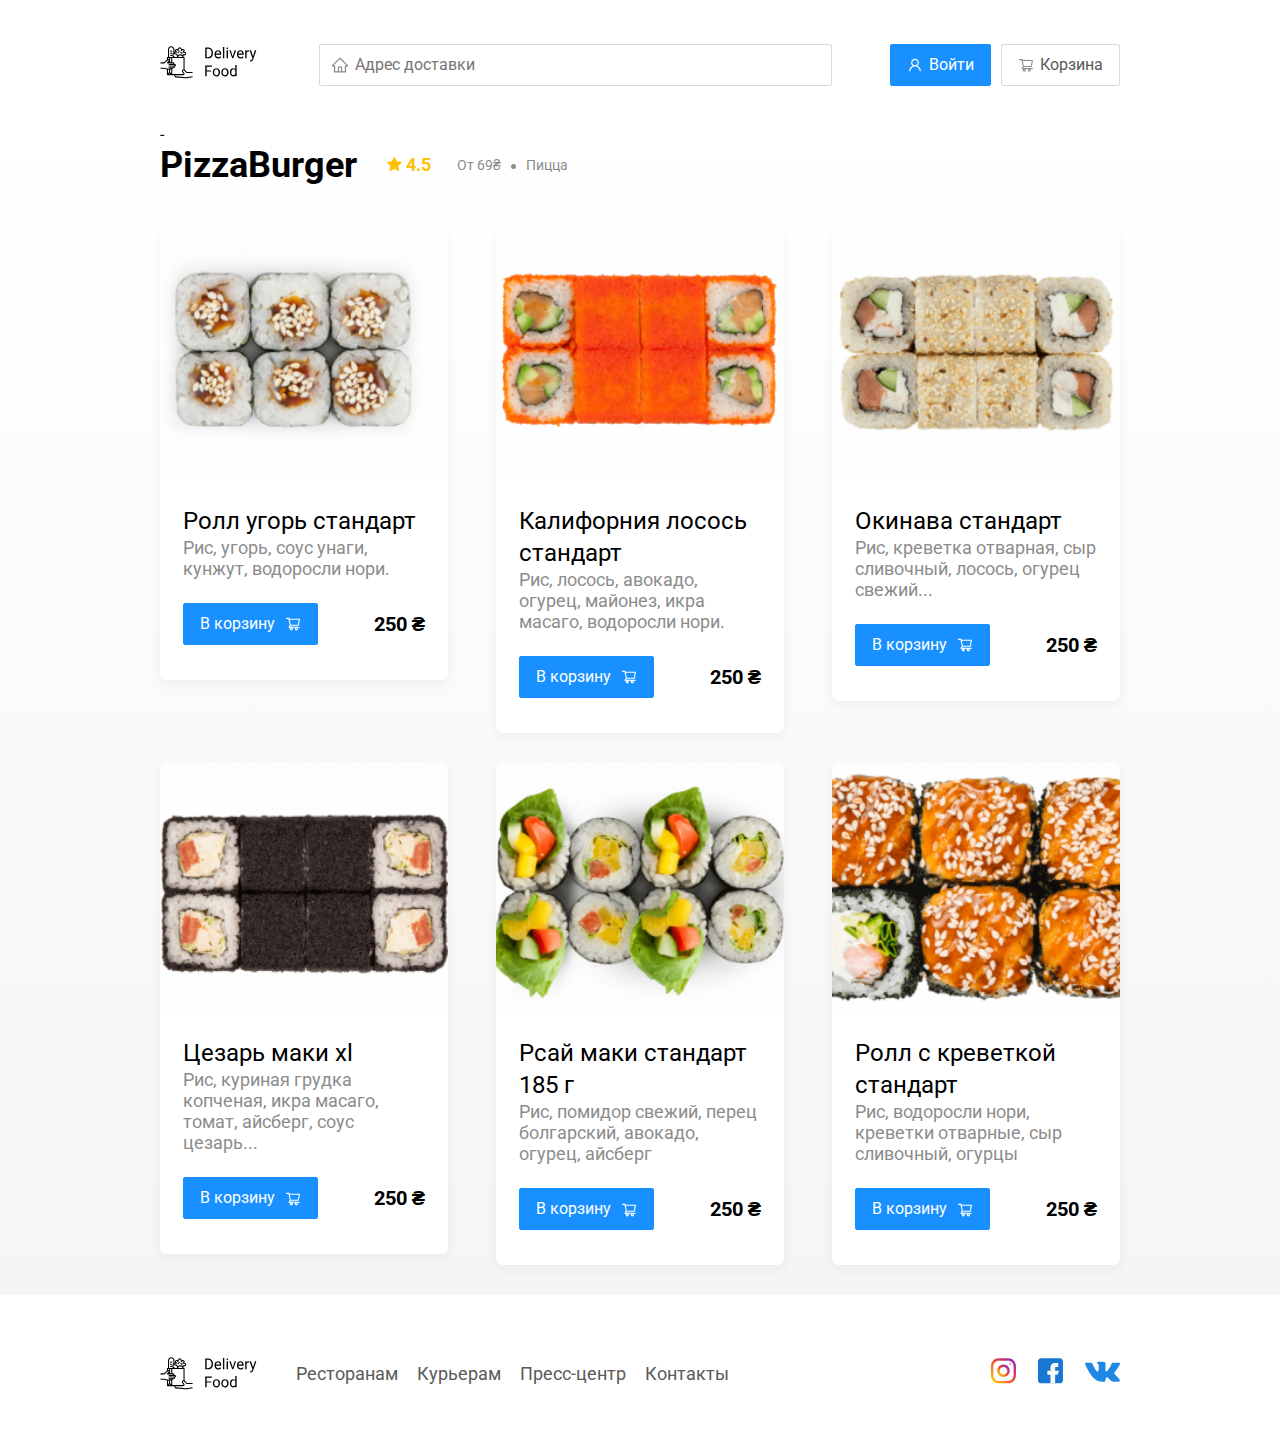
<file: restauran.html>
<!DOCTYPE html>
<html lang="ru">
<head>
    <meta charset="UTF-8">
    <meta name="viewport" content="width=device-width, initial-scale=1.0">
    <title>Delivery Food - доставка еды на дом</title>
    <link href="https://fonts.googleapis.com/css?family=Roboto:400,700&display=swap&subset=cyrillic" rel="stylesheet" />
    <link rel="stylesheet" href="css/normalize.css" />
    <link rel="stylesheet" href="css/animate.min.css" />
    <link rel="stylesheet" href="css/style.css" />
</head> 
<body> 
    <div class="container"> 
        <header class="header"> 
            <a href="index.html" class="logo">   
                <img src="img/logo.svg" alt="Logo"  /> 
            </a>
            <input type="text" class="input input-address" placeholder="Адрес доставки"/> 
            <div class="buttons"> 
                <button class="button button-primary"> 
                    <img src="img/user.svg" alt="user" class="button-icon"/> 
                    <span class="button-text">Войти</span> 
                </button> 
                <button class="button" id="cart-button"> 
                    <img src="img/shopping-cart.svg" alt="shopping cart" class="button-icon" /> 
                        <span class="button-text">Корзина</span> 
                </button> 
            </div> 
        </header>
    </div> 
    <main class="main">
        <div class="container">-
            <section class="restaurants">
                <div class="section-heading">
                    <h2 class="section-title">PizzaBurger</h2>
                    <div class="card-info">
                        <div class="raiting">
                            <img src="img/rating.svg" alt="raiting" class="raiting-star">
                            4.5</div>
                        <div class="price">От 69₴</div>
                        <div class="category">Пицца</div>
                    </div>
                    <!-- /.card-info -->
                </div>
                <div class="cards">
                    <div class="card wow animate__animated animate__fadeInUp" data-wow-delay="0.2s">
                        <img src="img/image1.jpg" alt="image1" class="card-image">
                        <div class="card-text">
                            <div class="card-heading">
                                <h3 class="card-title card-title-reg">Ролл угорь стандарт</h3>
                            </div>
                            <!-- /.card-heading -->
                            <div class="card-info">
                                <div class="ingredients">Рис, угорь, соус унаги, кунжут, водоросли нори.</div>
                            </div>
                            <!-- /.card-info -->
                            <div class="card-buttons">
                                <button class="button button-primary">
                                    <span class="button-card-text">В корзину</span>
                                    <img src="img/shopping-cart2.svg" alt="shopping-card" class="button-card-image">
                                </button>
                                <strong class="card-price-bold">250 ₴</strong>
                            </div>
                            <!-- /.card-buttons -->
                        </div>
                        <!-- /.card-text -->
                    </div>
                    <!-- /.card -->
                
                    <div class="card wow animate__animated animate__fadeInUp" data-wow-delay="0.4s">
                        <img src="img/image2.jpg" alt="image1" class="card-image">
                        <div class="card-text">
                            <div class="card-heading">
                                <h3 class="card-title card-title-reg">Калифорния лосось стандарт</h3>
                            </div>
                            <!-- /.card-heading -->
                            <div class="card-info">
                                <div class="ingredients"> Рис, лосось, авокадо, огурец, майонез, икра масаго, водоросли нори.</div>
                            </div>
                            <!-- /.card-info -->
                            <div class="card-buttons">
                                <button class="button button-primary">
                                    <span class="button-card-text">В корзину</span>
                                    <img src="img/shopping-cart2.svg" alt="shopping-card" class="button-card-image">
                                </button>
                                <strong class="card-price-bold">250 ₴</strong>
                            </div>
                            <!-- /.card-buttons -->
                        </div>
                        <!-- /.card-text -->
                    </div>
                    <!-- /.card -->    
    
                    <div class="card wow animate__animated animate__fadeInUp" data-wow-delay="4s">
                        <img src="img/image3.jpg" alt="image1" class="card-image">
                        <div class="card-text">
                            <div class="card-heading">
                                <h3 class="card-title card-title-reg">Окинава стандарт</h3>
                            </div>
                            <!-- /.card-heading -->
                            <div class="card-info">
                                <div class="ingredients"> Рис, креветка отварная, сыр сливочный, лосось, огурец свежий...</div>
                            </div>
                            <!-- /.card-info -->
                            <div class="card-buttons">
                                <button class="button button-primary">
                                    <span class="button-card-text">В корзину</span>
                                    <img src="img/shopping-cart2.svg" alt="shopping-card" class="button-card-image">
                                </button>
                                <strong class="card-price-bold">250 ₴</strong>
                            </div>
                            <!-- /.card-buttons -->
                        </div>
                        <!-- /.card-text -->
                    </div>
                    <!-- /.card -->
    
                    <div class="card wow animate__animated animate__fadeInUp" data-wow-delay="6s">
                        <img src="img/image4.jpg" alt="image1" class="card-image">
                        <div class="card-text">
                            <div class="card-heading">
                                <h3 class="card-title card-title-reg">Цезарь маки хl</h3>
                            </div>
                            <!-- /.card-heading -->
                            <div class="card-info">
                                <div class="ingredients">Рис, куриная грудка копченая, икра масаго, томат, айсберг, соус цезарь...</div>
                            </div>
                            <!-- /.card-info -->
                            <div class="card-buttons">
                                <button class="button button-primary">
                                    <span class="button-card-text">В корзину</span>
                                    <img src="img/shopping-cart2.svg" alt="shopping-card" class="button-card-image">
                                </button>
                                <strong class="card-price-bold">250 ₴</strong>
                            </div>
                            <!-- /.card-buttons -->
                        </div>
                        <!-- /.card-text -->
                    </div>
                    <!-- /.card -->
    
                    <div class="card wow animate__animated animate__fadeInUp" data-wow-delay="8s">
                        <img src="img/image5.jpg" alt="image1" class="card-image">
                        <div class="card-text">
                            <div class="card-heading">
                                <h3 class="card-title card-title-reg">Рсай маки стандарт 185 г</h3>
                            </div>
                            <!-- /.card-heading -->
                            <div class="card-info">
                                <div class="ingredients">Рис, помидор свежий, перец болгарский, авокадо, огурец, айсберг</div>
                            </div>
                            <!-- /.card-info -->
                            <div class="card-buttons">
                                <button class="button button-primary">
                                    <span class="button-card-text">В корзину</span>
                                    <img src="img/shopping-cart2.svg" alt="shopping-card" class="button-card-image">
                                </button>
                                <strong class="card-price-bold">250 ₴</strong>
                            </div>
                            <!-- /.card-buttons -->
                        </div>
                        <!-- /.card-text -->
                    </div>
                    <!-- /.card -->
    
                    <div class="card wow animate__animated animate__fadeInUp" data-wow-delay="0.6s">
                        <img src="img/image6.jpg" alt="image1" class="card-image">
                        <div class="card-text">
                            <div class="card-heading">
                                <h3 class="card-title card-title-reg">Ролл с креветкой стандарт</h3>
                            </div>
                            <!-- /.card-heading -->
                            <div class="card-info">
                                <div class="ingredients">Рис, водоросли нори, креветки отварные, сыр сливочный, огурцы</div>
                            </div>
                            <!-- /.card-info -->
                            <div class="card-buttons">
                                <button class="button button-primary">
                                    <span class="button-card-text">В корзину</span>
                                    <img src="img/shopping-cart2.svg" alt="shopping-card" class="button-card-image">
                                </button>
                                <strong class="card-price-bold">250 ₴</strong>
                            </div>
                            <!-- /.card-buttons -->
                        </div>
                        <!-- /.card-text -->
                    </div>
                    <!-- /.card -->
                </div>
                <!-- /.Cards -->
            </section>
        </div>
        <!-- /.container -->
    </main>

    <footer class="footer">
        <div class="container">
            <div class="footer-block">
                <img src="img/logo.svg" alt="Logo" class="logo footer-logo">
                <nav class="footer-nav">
                    <a href="#" class="footer-link">Ресторанам</a>
                    <a href="#" class="footer-link">Курьерам</a>
                    <a href="#" class="footer-link">Пресс-центр</a>
                    <a href="#" class="footer-link">Контакты</a>
                </nav>
                <div class="social-links">
                    <a href="#" class="social-link"><img src="img/instagram.svg" alt="instagram"></a>
                    <a href="#" class="social-link"><img src="img/facebook.svg" alt="facebook"></a>
                    <a href="#" class="social-link"><img src="img/vk.svg" alt="vk"></a>
                </div>
            </div>
            <!-- /.footer-block -->
        </div>
    </footer>

    <div class="modal">
        <div class="modal-dialog">
            <div class="modal-header">
                <h3 class="modal-title">Корзина</h3>
                <button class="close">&times;</button>
            </div>
            <div class="modal-body">
                <div class="food-row">
                    <span class="food-name">Ролл угорь стандарт</span>
                    <strong class="food-price">250 ₴</strong>
                    <div class="food-counter">
                        <button class="counter-button">-</button>
                        <span class="counter">1</span>
                        <button class="counter-button">+</button>
                    </div>
                </div>

                <div class="food-row">
                    <span class="food-name">Калифорния лосось стандарт</span>
                    <strong class="food-price">250 ₴</strong>
                    <div class="food-counter">
                        <button class="counter-button">-</button>
                        <span class="counter">1</span>
                        <button class="counter-button">+</button>
                    </div>
                </div>

                <div class="food-row">
                    <span class="food-name">Окинава стандарт</span>
                    <strong class="food-price">250 ₴</strong>
                    <div class="food-counter">
                        <button class="counter-button">-</button>
                        <span class="counter">1</span>
                        <button class="counter-button">+</button>
                    </div>
                </div>

                <div class="food-row">
                    <span class="food-name">Цезарь маки хl</span>
                    <strong class="food-price">250 ₴</strong>
                    <div class="food-counter">
                        <button class="counter-button">-</button>
                        <span class="counter">1</span>
                        <button class="counter-button">+</button>
                    </div>
                </div>
            </div>
            <div class="modal-footer">
                <span class="modal-pricetag">1250 ₴</span>
                <div class="footer-buttons">
                    <button class="button button-primary">Оформить заказ</button>
                    <button class="button">Отмена</button>
                </div>
            </div>
        </div>
    </div>
    <script src="js/main.js"></script>
    <script src="js/wow.min.js"></script>
</body> 
</html>
</file>
<file: css/style.css>
* {
    box-sizing: border-box;
}
body {
    font-family: "Roboto", sans-serif;
    padding-top: 44px;
}
.container {
    max-width: 1200px;
    margin: auto;
}
.header{
    display: flex;
    align-items: center;
    justify-content: space-between;
    margin-bottom: 40px;
}
.input {
    background: #ffffff;
    border: 1px solid #d9d9d9;
    border-radius: 2px;
    font-size: 16px;
    line-height: 24px;
    padding: 8px;
    padding-left: 35px;
    background-repeat: no-repeat;
    background-position: left 11px center;
}
.input-address{
    flex: 0.8;
    background-image: url(../img/home.svg);
}
.input-search {
    width: 300px;
    background-image: url(../img/search.svg);
    margin-left: auto;
}
.buttons{
    display: flex;
    align-items: center;
}
.button {
    display: flex;
    align-items: center;
    padding: 8px 16px;
    background: #ffffff;
    border: 1px solid #d9d9d9;
    box-sizing: border-box;
    box-shadow: 0px 0px 2px rgba(0, 0, 0, 0.0015);
    border-radius: 2px;
    color: #595959;
    font-size: 16px;
    line-height: 24px;
}
.button-primary {
    background: #1890ff;
    border: 1px solid #1890ff;
    color: #fff;
    margin-right: 10px;
}
.button-icon {
    margin-right: 6px;
}
.button-card-text {
    margin-right: 10px;
}
.promo {
    box-shadow: 0px 7px 12px rgba(158, 158, 163, 0.1);
    background: #fff1b8 url(../img/promo-image.png) no-repeat top -150px right -200px / 700px;
    border-radius: 10px;
    padding: 68px 70px;
    margin-bottom: 56px;
}
.promo-title{
    font-style: normal;
    font-weight: bold;
    font-size: 39px;
    line-height: 46px;
    color: #302C34;
    max-width: 500px;
}
.promo-text {
    color: #302C34;
    font-size: 24px;
    font-style: normal;
    line-height: 28px;
    max-width: 538px;
}
.main {
    background: linear-gradient(180deg, rgba(245, 245, 245, 0.00) 1.04%, #F5F5F5 100%);
}
.section-heading {
    display: flex;
    align-items:center;
    margin-bottom: 44px;
}
.section-title {
    color: #000000;
    font-size: 36px;
    font-style: normal;
    font-weight: bold;
    line-height: 42px;
    margin: 0;
    margin-right: 30px;
}
.cards {
    display: flex;
    align-items: flex-start;
    justify-content: space-between;
    flex-wrap: wrap;
}
.card-buttons {
    display: flex;
    justify-content: space-between;
    align-items: center;
    margin-top: 24px;
}
.card-price-bold {
    font-weight: bold;
    font-size: 20px;
    line-height: 32px;
    margin-left: 15px;
}
.card {
    background: #ffffff;
    box-shadow: 0px 4px 12px 0px rgba(0, 0, 0, 0.05);
    border-radius: 7px;
    overflow: hidden;
    margin-bottom: 30px;
    flex-basis: 30%;
    text-decoration: none;
}
.card-image {
    width: 360px;
    height: 250px;
    object-fit: cover;
}
.card-title-reg {
    font-weight: 400;
}
.card-text {
    padding-top: 20px;
    padding-bottom: 35px;
    padding-right: 23px;
    padding-left: 23px;

}
.card-heading {
    display: flex;
    align-items: center;
    justify-content: space-between;
}
.card-title {
    margin: 0;
    font-style: normal;
    font-weight: bold;
    font-size: 24px;
    line-height: 32px;
}
.card-title-reg {
    font-weight: 400;

}
.card-tag {
    font-style: normal;
    font-weight: normal;
    font-size: 12px;
    line-height: 20px;
    color: #ffffffff;
    background: #262626;
    border-radius: 2px;
    padding: 1px 8px;
}
.card-info {
    display: flex;
    align-items: center;
    flex-wrap: wrap;

}
.card-buttons {
    display: flex;
    justify-content: space-between;
    align-items: center;
    margin-top: 24px;
}
.card-price-bold {
    font-weight: bold;
    font-size: 20px;
    line-height: 32px;
    margin-left: 15px;
}
.raiting {
    font-weight: bold;
    margin-right: 26px;
    color: #ffc107;
    font-size: 18px;
    line-height: 32px;
}
.price,
.category {
    color: #8c8c8c;
    font-size: 18px;
    line-height: 32px;
}

.price {
    margin-right: 10px;
}
.ingredients {
    color: #8c8c8c;
    font-size: 18px;
    line-height: 21px;
}
.category {
    text-overflow: ellipsis;
    overflow: hidden;
    white-space: nowrap;
    max-width: 150px;
}
.price:after {
    content: "";
    width: 5px;
    height: 5px;
    background-color: #8c8c8c;
    display: inline-block;
    vertical-align: middle;
    border-radius: 50%;
    margin-left: 10px;
}
.footer {
    padding: 60px 0;
}
.footer-block {
    display: flex;
    align-items:center;
    justify-content: space-between;
}
.footer-nav {
    margin-left: 35px;
    margin-right: auto;
}
.footer-link {
    display: inline-block;
    color: #595959;
    font-size: 18px;
    font-style: normal;
    font-weight: normal;
    line-height: 21px;
    text-decoration: none;
}
.footer-link:not(:last-child) {
    margin-right: 15px;
}
.social-links {
    display: flex;
    align-items: center;
}
.social-link:not(:last-child) {
    margin-right: 21px;
}
.modal {
    position: fixed;
    left: 0;
    top: 0;
    width: 100%;
    height: 100%;
    background: rgba(0, 0, 0, 0.4);
    display: none;
}
.is-open {
    display: flex;
}
.modal-dialog {
    max-width: 780px;
    width: 95%;
    border-radius: 5px;
    background: #FFF;
    margin: auto;
    padding: 40px 45px;
}
.modal-header {
    display: flex;
    align-items: center;
    justify-content: space-between;
    margin-bottom: 45px;
}
.modal-title {
    margin: 0;
    font-size: 36px;
    font-weight: bold;
    line-height: 42px;
}
.close {
    font-size: 36px;
    border: none;
    background-color: transparent;
}
.modal-body {
    margin-bottom: 52px;
}
.food-row {
    display: flex;
    align-items: flex-start;
    justify-content: space-between;
    border-bottom: 1px solid #d9d9d9;
    margin-bottom: 15px;
}
.food-name {
    font-size: 18px;
    font-weight: normal;
    line-height: 32px;
}
.food-price {
    margin-left: auto;
    margin-right: 47px;
    font-weight: bold;
    font-size: 20px;
    line-height: 32px;
}
.food-counter {
    display: flex;
    align-items: center;
}
.counter-button {
    display: flex;
    align-items: center;
    justify-content: center;
    width: 39px;
    height: 32px;
    background: #ffffff;
    border: 1px solid #40a9ff;
    box-sizing: border-box;
    border-radius: 2px;
    font-weight: normal;
    font-size: 14px;
    line-height: 22px;
    color: #40a9ff;
}
.counter {
    font-size: 16px;
    line-height: 24px;
    margin-left: 10px;
    margin-right: 10px;
}
.modal-footer {
    display: flex;
    align-items: center;
    justify-content: space-between;
}
.footer-buttons{
    display: flex;
    align-items: center;
}
.modal-pricetag {
    background: #262626;
    border-radius: 5px;
    color: #ffffff;
    padding: 15px 20px;
   font-size: 20px;
    line-height: 23px;
}
.modal-auth {
    position: fixed;
        left: 0;
        top: 0;
        width: 100%;
        height: 100%;
        background: rgba(0, 0, 0, 0.4);
        display: none;
}
.button-out {
    display: none;
}
.modal-header {
    display: flex;
    align-items: center;
    justify-content: space-between;
    margin-bottom: 45px;
}
.is-open {
    display: flex;
}
.modal-dialog-auth {
    max-width: 780px;
        width: 95%;
        border-radius: 5px;
        background: #FFF;
        margin: auto;
        padding: 40px 45px;
}
.close-auth {
    font-size: 36px;
    border: none;
    background-color: transparent;
}
.modal-title {
    margin: 0;
        font-size: 36px;
        font-weight: bold;
        line-height: 42px;
}
.label-auth {
    display: block;
    margin-bottom: 20px;
    text-align: left;
}
.label-auth span {
    font-size: 18px;
    font-weight: bold;
    margin-bottom: 5px;
    display: block;
}
.label-auth input[type="text"] {
    width: 100%;
    padding: 10px;
    font-size: 16px;
    border: 1px solid #ccc;
    border-radius: 5px;
}
.label-auth input[type="password"] {
    width: 100%;
    padding: 10px;
    font-size: 16px;
    border: 1px solid #ccc;
    border-radius: 5px;
}
.modal-footer {
display: flex;
    align-items: center;
    justify-content: space-between;
}
.button-login {
    background-color: #007bff;
    color: #fff;
    font-size: 18px;
    padding: 10px 20px;
    border: none;
    border-radius: 5px;
    cursor: pointer;
    transition: background-color 0.3s;
}
.button-login:hover {
    background-color: #0056b3;
}
@media (max-width: 1366px) {
    .container {
        max-width: 960px;
    }
    .promo {
        background-position: center right -300px;
        background-size: 750px;
    }
    .rating {
        margin-right: 15px;
    }
    .category,
    .price {
        font-size: 14px;
    }
        .card-image {
            width: 100%;
            height: 250px;
        }
}
@media (max-width: 992px) {
    .container {
        max-width: 750px;
    }
    .promo {
        padding: 50px;
        background-size: 500px;
        background-position: center right -200px;
    }
    .promo-text {
        font-size: 18px;
        max-width: 400px;
    }
    .card {
        flex-basis: 49%;
    }
    .footer-link {
        font-size: 16px;
    }
}
@media (max-width: 768px) {
    .container {
        max-width: 560px;
    }
    .card-info {
        flex-wrap: wrap;
    }
    .card .rating {
        flex-basis: 100%;
    }
    .card-title {
        font-size: 18px;
    }
    .card-image {
        width: 100%;
        height: 250px;
    }

    .header {
        margin-top: 20px;
        margin-bottom: 20px;
    }
    .button-primary {
        margin-left: 10px;
    }
    .button {
        font-size: 15px;
    }
    .promo {
        background-size: 340px;
        background-position: bottom 30px right -200px;
    }
    .promo-title {
        font-size: 24px;
        line-height: 1.4;
    }
}
@media (max-width: 578px) {
    .container {
        width: 90%;
    }
    .header {
        flex-wrap: wrap;
    }
    .input-address {
        margin-top: 15px;
        order: 5;
        flex: 1;
    }
    .promo {
        background-image: none;
    }
    .promo-title {
        margin-bottom: 10px;
    }
    .section-title {
        font-size: 20px;
    }
    .card {
        flex-basis: 100%;
    }
    .card-image {
        width: 100%;
        height: 300px;
    }
    .footer {
        padding: 30px 0;
    }
    .footer-block {
        align-items: flex-start;
        justify-content: space-between;
    }
    .footer-nav {
        order: 0;
        margin-left: 0;
        margin-right: 0;
        display: flex;
        flex-direction: column;
    } 
    .footer-logo {
        order: 1;
        margin-right: 15px;
    }   
    .social-links {
        order: 2;
    }
}
@media (max-width: 480px) {
    .promo {
        padding: 20px;
    }
    .button-text {
        display: none;
    }
    .button-icon {
        margin: 0;
    }
    .button {
        min-height: 40px;
    }
    .footer-block {
        flex-wrap: wrap;
        flex-direction: column;
        align-items: center;
    }
    .footer-logo {
        order: 0;
        margin-bottom: 20px;
    }
    .footer-nav {
        margin-bottom: 20px;
        text-align: center;
    }
    .footer-link:not(:last-child) {
        margin-right: 0;
    }
}
</file>
